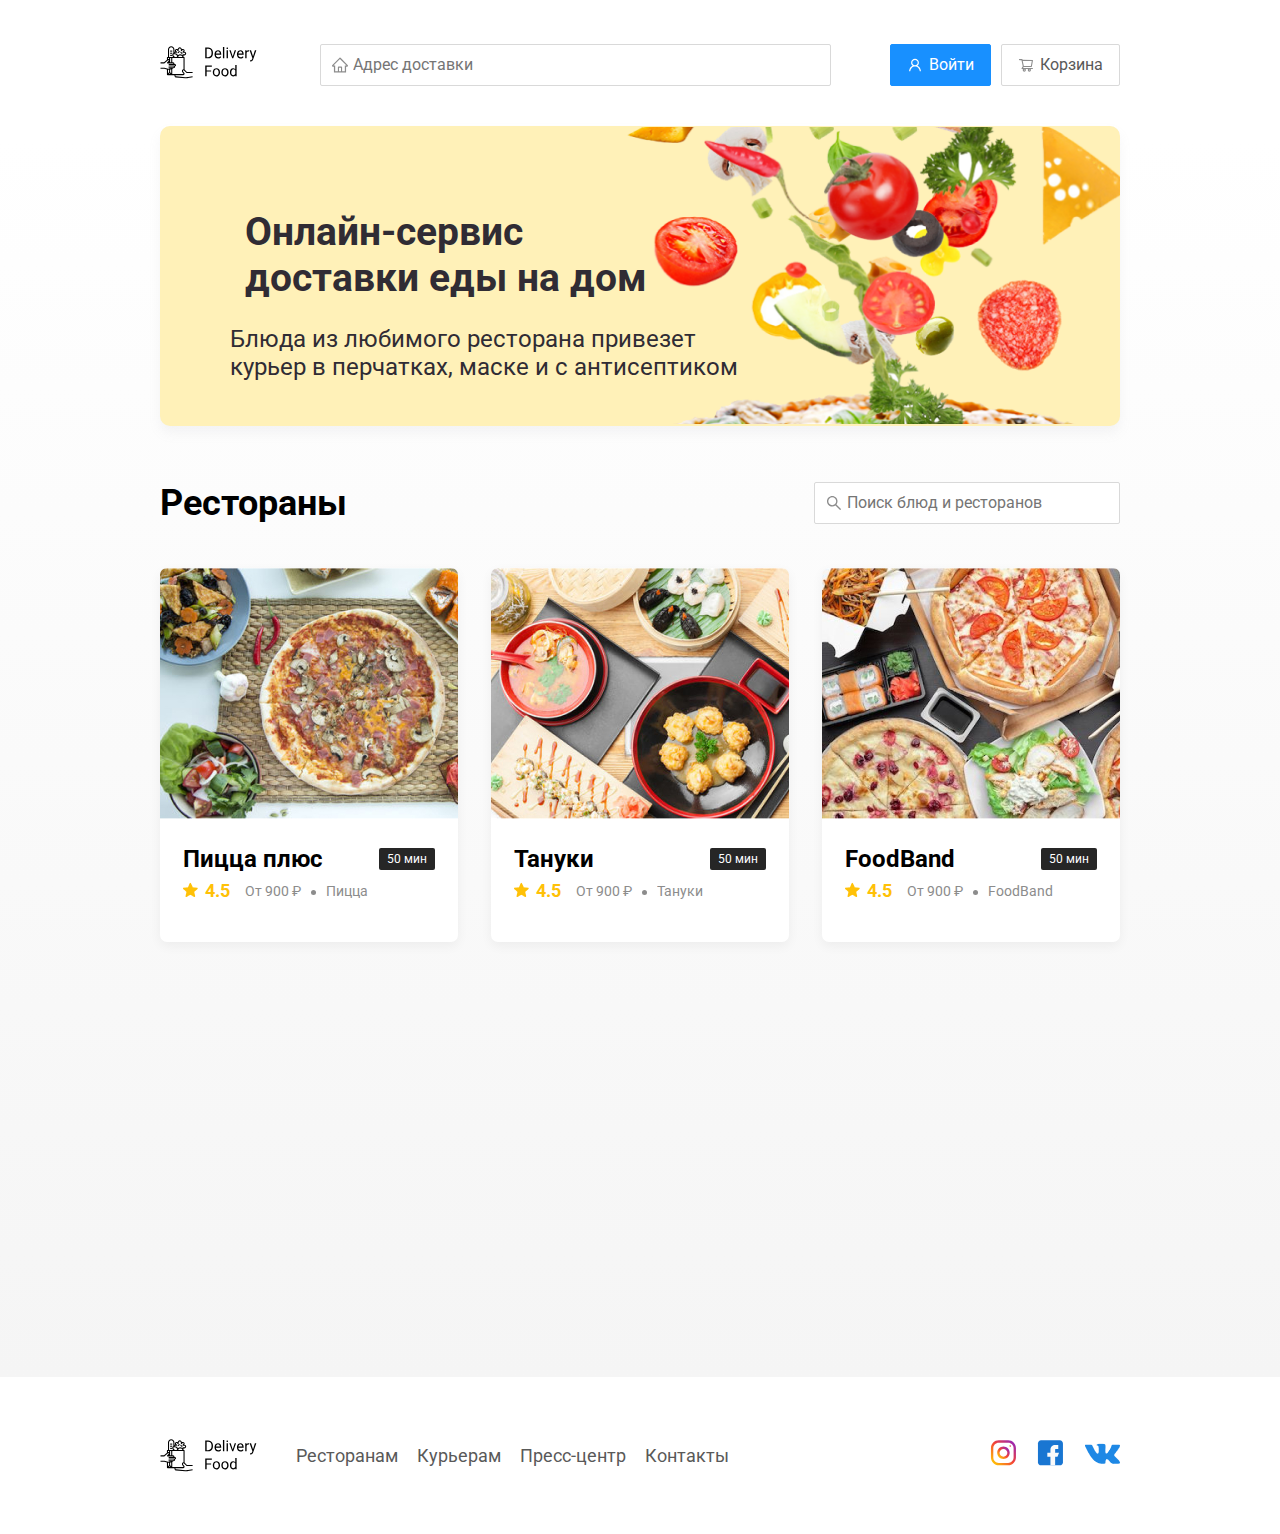
<file: index.html>
<!DOCTYPE html>
<html lang="ru">

<head>
  <meta charset="UTF-8" />
  <meta name="viewport" content="width=device-width, initial-scale=1.0" />
  <title>Delivery Food</title>
  <link href="https://fonts.googleapis.com/css2?family=Roboto:wght@400;700&display=swap" rel="stylesheet" />
  <link rel="stylesheet" href="css/style.css" />
  <link rel="stylesheet" href="css/normalize.css" />
  <link
    rel="stylesheet"
    href="https://cdnjs.cloudflare.com/ajax/libs/animate.css/4.1.1/animate.min.css"
  />
</head>

<body>
  <div class="container">
    <header class="header">
      <a href="index.html" class="logo">
        <img src="img\logo.svg" alt="Logo" />
      </a>
      <input type="text" class="input input-adress" placeholder="Адрес доставки" />
      <div class="buttons">
        <button class="button button-primary">
          <img src="img/user.svg" alt="User" class="button-icon" />
          <span class="button-text">Войти</span>
        </button>
        <button class="button">
          <img src="img/shopping-cart.svg" alt="shopping-cart" class="button-icon" />
          <span class="button-text">Корзина</span>
        </button>
      </div>
    </header>
  </div>
  <!-- .container -->
  <main class="main">
    <div class="container">
      <section class="promo">
        <h1 class="promo-title">
          Онлайн-сервис <br />
          доставки еды на дом
        </h1>
        <p class="promo-text">
          Блюда из любимого ресторана привезет курьер в перчатках, маске и с
          антисептиком
        </p>
      </section>
      <section class="restaurants">
        <div class="section-heading">
          <h1 class="section-title">Рестораны</h1>
          <input type="text" class="input input-search" placeholder="Поиск блюд и ресторанов" />
        </div>
        <div class="cards">
          <a href="restaurant.html" class="card wow animate__animated animate__backInUp" data-wow-delay="0.2s">
            <img src="img/image.jpg" alt="image" class="card-image" />
            <div class="card-text">
              <div class="card-heading">
                <h3 class="card-title">Пицца плюс</h3>
                <span class="card-tag tag">50 мин</span>
              </div>
              <div class="card-info">
                <div class="rating">
                  <img src="img/Vector.png" alt="vector" class="rating-star" />4.5
                </div>
                <div class="price">От 900 ₽</div>
                <div class="category">Пицца</div>
              </div>
            </div>
          </a>
          <a href="restaurant.html" class="card wow animate__animated animate__backInUp" data-wow-delay="0.4s">
            <img src="img/image2.jpg" alt="image" class="card-image" />
            <div class="card-text">
              <div class="card-heading">
                <h3 class="card-title">Тануки</h3>
                <span class="card-tag tag">50 мин</span>
              </div>
              <div class="card-info">
                <div class="rating">
                  <img src="img/Vector.png" alt="vector" class="rating-star" />4.5
                </div>
                <div class="price">От 900 ₽</div>
                <div class="category">Тануки</div>
              </div>
            </div>
          </a>
          <a href="restaurant.html" class="card wow animate__animated animate__backInUp" data-wow-delay="0.6s">
            <img src="img/image3.jpg" alt="image" class="card-image" />
            <div class="card-text">
              <div class="card-heading">
                <h3 class="card-title">FoodBand</h3>
                <span class="card-tag tag">50 мин</span>
              </div>
              <div class="card-info">
                <div class="rating">
                  <img src="img/Vector.png" alt="vector" class="rating-star" />4.5
                </div>
                <div class="price">От 900 ₽</div>
                <div class="category">FoodBand</div>
              </div>
            </div>
          </a>
          <a href="restaurant.html" class="card wow animate__animated animate__backInUp" data-wow-delay="0.2s">
            <img src="img/image4.jpg" alt="image" class="card-image" />
            <div class="card-text">
              <div class="card-heading">
                <h3 class="card-title">Жадина-пицца</h3>
                <span class="card-tag tag">50 мин</span>
              </div>
              <div class="card-info">
                <div class="rating">
                  <img src="img/Vector.png" alt="vector" class="rating-star" />4.5
                </div>
                <div class="price">От 900 ₽</div>
                <div class="category">Жадина-пицца</div>
              </div>
            </div>
          </a>
          <a href="restaurant.html" class="card wow animate__animated animate__backInUp" data-wow-delay="0.4s">
            <img src="img/image5.jpg" alt="image" class="card-image" />
            <div class="card-text">
              <div class="card-heading">
                <h3 class="card-title">Точка еды</h3>
                <span class="card-tag tag">50 мин</span>
              </div>
              <div class="card-info">
                <div class="rating">
                  <img src="img/Vector.png" alt="vector" class="rating-star" />4.5
                </div>
                <div class="price">От 900 ₽</div>
                <div class="category">Точка еды</div>
              </div>
            </div>
          </a>
          <a href="restaurant.html" class="card wow animate__animated animate__backInUp" data-wow-delay="0.6s">
            <img src="img/image6.jpg" alt="image" class="card-image" />
            <div class="card-text">
              <div class="card-heading">
                <h3 class="card-title">PizzaBurger</h3>
                <span class="card-tag tag">50 мин</span>
              </div>
              <div class="card-info">
                <div class="rating">
                  <img src="img/Vector.png" alt="vector" class="rating-star" />4.5
                </div>
                <div class="price">От 900 ₽</div>
                <div class="category">PizzaBurger</div>
              </div>
            </div>
          </a>
          <!-- /.card -->
        </div>
        <!-- /.cards -->
      </section>
    </div>
  </main>

  <footer class="footer">
    <div class="container">
      <div class="footer-block">
        <img src="img/logo.svg" alt="logo" class="logo footer-logo" />
        <nav class="footer-nav">
          <a href="#" class="footer-link">Ресторанам</a>
          <a href="#" class="footer-link">Курьерам</a>
          <a href="#" class="footer-link">Пресс-центр</a>
          <a href="#" class="footer-link">Контакты</a>
        </nav>
        <div class="social-links">
          <a href="#" class="social-link">
            <img src="img/inst.svg" alt="inst" /></a>
          <a href="#" class="social-link">
            <img src="img/fasebok.svg" alt="fs" /></a>
          <a href="#" class="social-link">
            <img src="img/vk.png" alt="vk" /></a>
        </div>
      </div>
    </div>
  </footer>
  <script src="js/main.js"></script>
  <script src="js/wow.min.js"></script>
  <script>new WOW().init();</script>
</body>

</html>
</file>
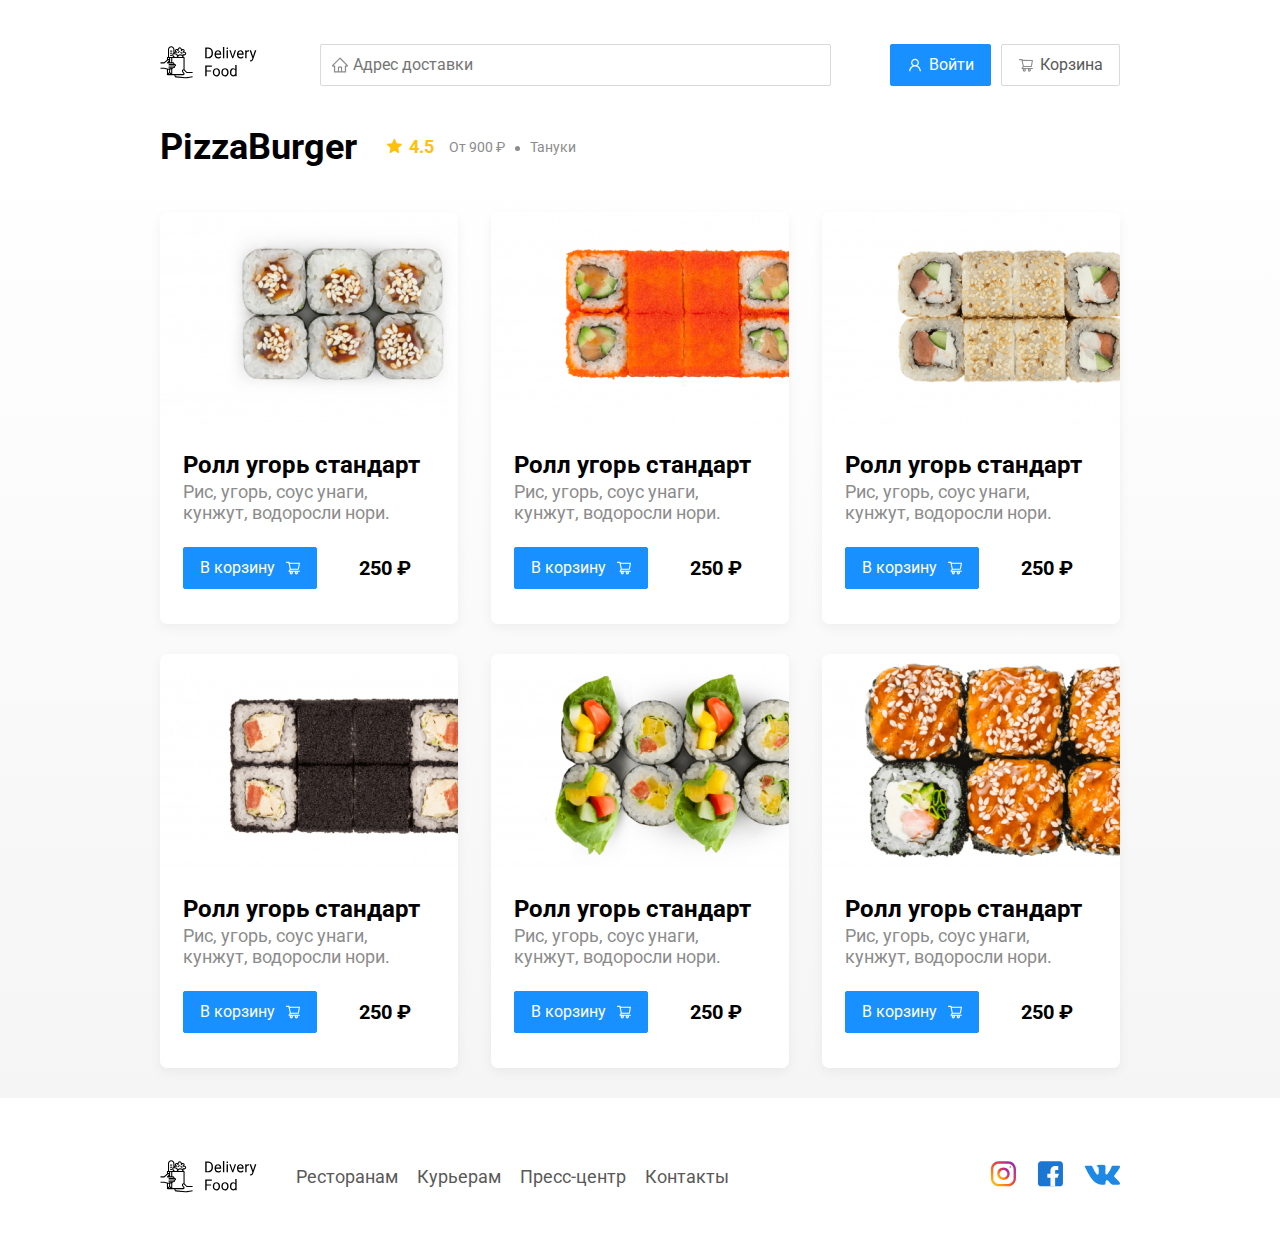
<file: restaurant.html>
<!DOCTYPE html>
<html lang="ru">

<head>
  <meta charset="UTF-8" />
  <meta name="viewport" content="width=device-width, initial-scale=1.0" />
  <title>PizzaBurger</title>
  <link href="https://fonts.googleapis.com/css2?family=Roboto:wght@400;700&display=swap" rel="stylesheet" />
  <link rel="stylesheet" href="css/style.css" />
  <link rel="stylesheet" href="css/normalize.css" />
  <link rel="stylesheet" href="https://cdnjs.cloudflare.com/ajax/libs/animate.css/4.1.1/animate.min.css" />
</head>

<body>
  <div class="container">
    <header class="header">
      <a href="index.html" class="logo">
        <img src="img\logo.svg" alt="Logo" />
      </a>
      <input type="text" class="input input-adress" placeholder="Адрес доставки" />
      <div class="buttons">
        <button class="button button-primary">
          <img src="img/user.svg" alt="User" class="button-icon" />
          <span class="button-text">Войти</span>
        </button>
        <button class="button" id="card-button">
          <img src="img/shopping-cart.svg" alt="shopping-cart" class="button-icon" />
          <span class="button-text">Корзина</span>
        </button>
      </div>
    </header>
  </div>
  <!-- .container -->
  <main class="main">
    <div class="container">
      <section class="restaurants">
        <div class="section-heading">
          <h1 class="section-title">PizzaBurger</h1>
          <div class="card-info">
            <div class="rating">
              <img src="img/Vector.png" alt="vector" class="rating-star" />4.5
            </div>
            <div class="price">От 900 ₽</div>
            <div class="category">Тануки</div>
          </div>
        </div>
        <div class="cards">
          <div class="card wow animate__animated animate__backInUp" data-wow-delay="0.2s">
            <img src="img/image11.png" alt="image" class="card-image" />
            <div class="card-text">
              <div class="card-heading">
                <h3 class="card-title card-title-reg">Ролл угорь стандарт</h3>
              </div>
              <div class="card-info">
                <div class="ingredients">Рис, угорь, соус унаги, кунжут, водоросли нори.</div>
              </div>
              <div class="card-buttons">
                <button class="button button-primary">
                  <span class="card-button-text">В корзину</span>
                  <img src="img/shopping-white.svg" alt="shopping" class="card-button-image">
                </button>
                <div class="card-price-bold">250 ₽</div>
              </div>
            </div>
          </div>
          <div class="card wow animate__animated animate__backInUp" data-wow-delay="0.4s">
            <img src="img/image12.png" alt="image" class="card-image" />
            <div class="card-text">
              <div class="card-heading">
                <h3 class="card-title card-title-reg">Ролл угорь стандарт</h3>
              </div>
              <div class="card-info">
                <div class="ingredients">Рис, угорь, соус унаги, кунжут, водоросли нори.</div>
              </div>
              <div class="card-buttons">
                <button class="button button-primary">
                  <span class="card-button-text">В корзину</span>
                  <img src="img/shopping-white.svg" alt="shopping" class="card-button-image">
                </button>
                <div class="card-price-bold">250 ₽</div>
              </div>
            </div>
          </div>
          <div class="card wow animate__animated animate__backInUp" data-wow-delay="0.6s">
            <img src="img/image13.png" alt="image" class="card-image" />
            <div class="card-text">
              <div class="card-heading">
                <h3 class="card-title card-title-reg">Ролл угорь стандарт</h3>
              </div>
              <div class="card-info">
                <div class="ingredients">Рис, угорь, соус унаги, кунжут, водоросли нори.</div>
              </div>
              <div class="card-buttons">
                <button class="button button-primary">
                  <span class="card-button-text">В корзину</span>
                  <img src="img/shopping-white.svg" alt="shopping" class="card-button-image">
                </button>
                <div class="card-price-bold">250 ₽</div>
              </div>
            </div>
          </div>
          <div class="card wow animate__animated animate__backInUp" data-wow-delay="0.2s">
            <img src="img/image14.png" alt="image" class="card-image" />
            <div class="card-text">
              <div class="card-heading">
                <h3 class="card-title card-title-reg">Ролл угорь стандарт</h3>
              </div>
              <div class="card-info">
                <div class="ingredients">Рис, угорь, соус унаги, кунжут, водоросли нори.</div>
              </div>
              <div class="card-buttons">
                <button class="button button-primary">
                  <span class="card-button-text">В корзину</span>
                  <img src="img/shopping-white.svg" alt="shopping" class="card-button-image">
                </button>
                <div class="card-price-bold">250 ₽</div>
              </div>
            </div>
          </div>
          <div class="card wow animate__animated animate__backInUp" data-wow-delay="0.4s">
            <img src="img/image15.png" alt="image" class="card-image" />
            <div class="card-text">
              <div class="card-heading">
                <h3 class="card-title card-title-reg">Ролл угорь стандарт</h3>
              </div>
              <div class="card-info">
                <div class="ingredients">Рис, угорь, соус унаги, кунжут, водоросли нори.</div>
              </div>
              <div class="card-buttons">
                <button class="button button-primary">
                  <span class="card-button-text">В корзину</span>
                  <img src="img/shopping-white.svg" alt="shopping" class="card-button-image">
                </button>
                <div class="card-price-bold">250 ₽</div>
              </div>
            </div>
          </div>
          <div class="card wow animate__animated animate__backInUp" data-wow-delay="0.6s">
            <img src="img/image16.png" alt="image" class="card-image" />
            <div class="card-text">
              <div class="card-heading">
                <h3 class="card-title card-title-reg">Ролл угорь стандарт</h3>
              </div>
              <div class="card-info">
                <div class="ingredients">Рис, угорь, соус унаги, кунжут, водоросли нори.</div>
              </div>
              <div class="card-buttons">
                <button class="button button-primary">
                  <span class="card-button-text">В корзину</span>
                  <img src="img/shopping-white.svg" alt="shopping" class="card-button-image">
                </button>
                <div class="card-price-bold">250 ₽</div>
              </div>
            </div>
          </div>
          <!-- /.card -->
        </div>
        <!-- /.cards -->
      </section>
    </div>
  </main>

  <footer class="footer">
    <div class="container">
      <div class="footer-block">
        <img src="img/logo.svg" alt="logo" class="logo footer-logo" />
        <nav class="footer-nav">
          <a href="#" class="footer-link">Ресторанам</a>
          <a href="#" class="footer-link">Курьерам</a>
          <a href="#" class="footer-link">Пресс-центр</a>
          <a href="#" class="footer-link">Контакты</a>
        </nav>
        <div class="social-links">
          <a href="#" class="social-link">
            <img src="img/inst.svg" alt="inst" /></a>
          <a href="#" class="social-link">
            <img src="img/fasebok.svg" alt="fs" /></a>
          <a href="#" class="social-link">
            <img src="img/vk.png" alt="vk" /></a>
        </div>
      </div>
    </div>
  </footer>
  <div class="modal">
    <div class="modal-dialog">
      <div class="modal-header">
        <h3 class="modal-title">Корзина<h3>
        <button class="close">&times;</button>
      </div>
      <div class="modal-body">
        <div class="food-row">
          <span class="food-name">Ролл угорь стандарт</span>
          <strong class="food-price">250 ₽</strong>
          <div class="food-counter">
            <button class="counter-button">-</button>
            <span class="counter">1</span>
            <button class="counter-button">+</button>
          </div>
        </div>
        <!-- /.foods-row -->
        <div class="food-row">
          <span class="food-name">Ролл угорь стандарт</span>
          <strong class="food-price">250 ₽</strong>
          <div class="food-counter">
            <button class="counter-button">-</button>
            <span class="counter">1</span>
            <button class="counter-button">+</button>
          </div>
        </div>
        <!-- /.foods-row -->
        <div class="food-row">
          <span class="food-name">Ролл угорь стандарт</span>
          <strong class="food-price">250 ₽</strong>
          <div class="food-counter">
            <button class="counter-button">-</button>
            <span class="counter">1</span>
            <button class="counter-button">+</button>
          </div>
        </div>
        <!-- /.foods-row -->
        <div class="food-row">
          <span class="food-name">Ролл угорь стандарт</span>
          <strong class="food-price">250 ₽</strong>
          <div class="food-counter">
            <button class="counter-button">-</button>
            <span class="counter">1</span>
            <button class="counter-button">+</button>
          </div>
        </div>
        <!-- /.foods-row -->
        <div class="food-row">
          <span class="food-name">Ролл угорь стандарт</span>
          <strong class="food-price">250 ₽</strong>
          <div class="food-counter">
            <button class="counter-button">-</button>
            <span class="counter">1</span>
            <button class="counter-button">+</button>
          </div>
        </div>
        <!-- /.foods-row -->
      </div>
      <!-- /.modal-body -->
      <div class="modal-footer">
        <span class="pricetag">1250 ₽</span>
        <div class="footer-buttons">
          <button class="button button-primary">Оформить заказ</button>
          <button class="button">Отмена</button>
        </div>
      </div>
      <!-- /.modal-footer -->
    </div>
    <!-- /.modal-dialog -->
  </div>
  <script src="js/main.js"></script>
  <script src="js/wow.min.js"></script>
  <script>new WOW().init();</script>
</body>

</html>
</file>
<file: css/style.css>
* {
    box-sizing: border-box;
}

body {
    font-family: 'Roboto', sans-serif;
    padding-top: 44px;
}

.container {
    max-width: 1200px;
    margin: auto;
}

.main {
    background: linear-gradient(180deg, rgba(245, 245, 245, 0) 1.04%, #F5F5F5 100%);
}

.header {
    display: flex;
    align-items: center;
    justify-content: space-between;
    margin-bottom: 40px;
}

.input {
    background: #FFFFFF;
    border: 1px solid #D9D9D9;
    border-radius: 2px;
    font-size: 16px;
    line-height: 24px;
    padding: 8px;
    padding-left: 32px;
    background-repeat: no-repeat;
    background-position: left 10px center;
}

.input-adress {
    flex: 0.8;
    background-image: url(../img/home.svg);

}

.input-search {
    background-image: url(../img/search.svg);
    width: 306px;
    margin-left: auto;
}

.buttons {
    display: flex;
    align-items: center;
}

.button {
    display: flex;
    align-items: center;
    background: #FFFFFF;
    border: 1px solid #D9D9D9;
    box-shadow: 0px 0px 2px rgba(0, 0, 0, 0.0015);
    border-radius: 2px;
    font-size: 16px;
    line-height: 24px;
    padding: 8px 16px;
    color: #595959;
}

.button-primary {
    background: #1890FF;
    border: 1px solid #1890FF;
    color: #fff;
    margin-right: 10px;
}

.card-button-text {
    margin-right: 10px;
}

.button-icon {
    margin-right: 6px;

}

.promo {
    box-shadow: 0px 7px 12px rgba(158, 158, 163, 0.1);
    background: #FFF1B8 url(../img/promo-image.png) no-repeat top 2px right -200px / 900px;
    border-radius: 10px;
    padding: 68px 70px;
    max-width: 1200;
    height: 300px;
    margin-bottom: 56px;
}

.promo-title {
    font-size: 39px;
    line-height: 46px;
    font-weight: bold;
    color: #302C34;
    margin: 15px;
}

.promo-text {
    max-width: 540px;
    font-size: 24px;
    line-height: 28px;
    color: #302C34;
}

.section-heading {
    display: flex;
    align-items: center;
    margin-bottom: 44px;
}

.section-title {
    font-weight: bold;
    font-size: 36px;
    line-height: 42px;
    margin: 0;
    margin-right: 30px;
}

.cards {
    display: flex;
    flex-wrap: wrap;
    align-items: flex-start;
    justify-content: space-between;
}

.card {
    background: #FFFFFF;
    box-shadow: 0px 4px 12px rgba(0, 0, 0, 0.05);
    border-radius: 7px;
    overflow: hidden;
    margin-bottom: 30px;
    flex-basis: 31%;
    text-decoration: none;
}

card-image {
    width: 384px;
    height: 250px;
    object-fit: cover;
}

.card-text {
    padding-top: 20px;
    padding-bottom: 35px;
    padding-left: 23px;
    padding-right: 23px;
}

.card-heading {
    display: flex;
    align-items: center;
    justify-content: space-between;
}

.card-title {
    margin: 0;
    font-weight: bold;
    font-size: 24px;
    line-height: 32px;
    color: #000000;
}

.card-title-reg {
    font-weight: regular;
}

.card-tag {
    font-size: 12px;
    line-height: 20px;
    color: #FFFFFF;
    background: #262626;
    border-radius: 2px;
    padding: 1px 8px;
}

.card-info {
    display: flex;
    align-items: center;
    flex-wrap: wrap;
}

.card-buttons {
    display: flex;
    align-items: center;
    margin-top: 24px;
}

.card-price-bold {
    font-style: normal;
    font-weight: bold;
    font-size: 20px;
    line-height: 32px;
    color: #000000;
    margin-left: 32px;
}

.rating {
    margin-right: 26px;
    font-weight: bold;
    font-size: 18px;
    line-height: 32px;
    color: #FFC107;

}



.price,
.category {
    font-size: 18px;
    line-height: 32px;
    color: #8C8C8C;
}

.price {
    margin-right: 10px;
}

.ingredients {
    font-style: normal;
    font-weight: normal;
    font-size: 18px;
    line-height: 21px;
    color: #8C8C8C;
}

.category {
    text-overflow: ellipsis;
    overflow: hidden;
    white-space: nowrap;
    max-width: 150px;
}

.price:after {
    content: "";
    width: 5px;
    height: 5px;
    background: #8C8C8C;
    display: inline-block;
    vertical-align: middle;
    border-radius: 50%;
    margin-left: 10px;
}

.rating-star {
    margin-right: 7px;
}

.footer-block {
    padding: 60px 0;
}

.footer-block {
    display: flex;
    align-items: center;
    justify-content: space-between;
}

.footer-nav {
    margin-left: 35px;
    margin-right: auto;
}

.footer-link {
    display: inline-block;
    font-size: 18px;
    line-height: 21px;
    color: #595959;
    text-decoration: none;
}

.footer-link:not(:last-child) {
    margin-right: 15px;
}

.social-links {
    display: flex;
    align-items: center;
}

.social-link:not(:last-child) {
    margin-right: 21px;
}
.modal {
    position: fixed;
    left: 0;
    top: 0;
    width: 100%;
    height: 100%;
    background: rgba(0, 0, 0, 0.4);
    display: none;
}
.is-open {
    display: flex;
}
.modal-dialog {
    max-width: 780px;
    width: 95%;
    background: #FFFFFF;
    border-radius: 5px;
    margin: auto;
    padding: 40px 45px;
}
.modal-header {
    display: flex;
    align-items: center;
    justify-content: space-between;
    margin-bottom: 45px;
}
.modal-title {
    margin: 0;
    font-style: normal;
    font-weight: bold;
    font-size: 36px;
    line-height: 42px;
    color: #000000;
}
.close {
    font-size: 36px;
    border: none;
    background-color: transparent;
}
.food-row {
    display: flex;
    align-items: flex-start;
    justify-content: space-between;
    padding-bottom: 8px;
    border-bottom: 1px solid #D9D9D9;
    margin-bottom: 15px;
}
.food-name {
    font-style: normal;
    font-weight: normal;
    font-size: 18px;
    line-height: 32px;
    color: #000000;
}
.food-price {
    margin-left: auto;
    margin-right: 47px;
    font-style: normal;
    font-weight: bold;
    font-size: 20px;
    line-height: 32px;
    color: #000000;
}
.counter {
    font-style: normal;
    font-weight: normal;
    font-size: 16px;
    line-height: 24px;
    margin: 0 13px;
}
.food-counter {
    display: flex;
    align-items: center;
}
.counter-button {
    display: flex;
    align-items: center;
    justify-content: center;
    background: #FFFFFF;
    border: 1px solid #40A9FF;
    border-radius: 2px;
    width: 39px;
    height: 32px;
    color: #40A9FF;
    font-style: normal;
    font-weight: normal;
    font-size: 14px;
    line-height: 22px;
}
.modal-body {
    margin-bottom: 52px;
}
.modal-footer {
    display: flex;
    align-items: center;
    justify-content: space-between;
}
.footer-buttons {
    display: flex;
    align-items: center;
}
.pricetag {
   padding: 15px 20px;
    font-weight: bold;
    font-size: 20px;
    line-height: 23px;
    color: #FAFAFA;
    width: 106px;
    height: 53.49px;
    background: #262626;
    border-radius: 5px;
}


@media (max-width: 1366px) {
    .container {
        max-width: 960px;
    }

    .promo {
        background-position: center right -200px;
        background-size: 900px;
    }

    .rating {
        margin-right: 15px;
    }

    .category,
    .price {
        font-size: 14px;
    }
}

@media(max-width: 992px) {
    .container {
        max-width: 750px;
    }

    .promo {
        padding: 50px;
        background-position: center right -400px;
    }

    .promo-text {
        font-size: 18px;
        max-width: 400px;
    }

    .card {
        flex-basis: 49%;
    }

    .footer-link {
        font-size: 16px;
    }
}

@media (max-width: 768px) {
    .container {
        max-width: 560px;
    }

    .card-info {
        flex-wrap: wrap;
    }

    .card .rating {
        flex-basis: 100%;
    }

    .card-title {
        font-size: 18px;
    }

    .promo-title {
        font-size: 24px;
        line-height: 1.4;
    }

    .promo {
        background-position: bottom right -490px;
    }

    .promo-text {
        margin-top: 0;
    }
}

@media (max-width: 578px) {
    .container {
        width: 90%;
    }

    .header {
        flex-wrap: wrap;
    }

    .input-adress {
        margin-top: 15px;
        order: 5;
        flex: 1;
    }

    .promo {
        background-image: none;
    }

    .promo-title {
        margin-bottom: 10px;
    }

    .section-title {
        font-size: 20px;
    }

    .card {
        flex-basis: 100%;
    }

    .card-image {
        width: 100%;
    }

    .footer-nav {
        order: 0;
        margin-left: 0;
        margin-right: 0;
        display: flex;
        flex-direction: column;
    }

    .footer-logo {
        margin-right: 15px;
        order: 1;
    }

    .social-links {
        order: 2;
    }

    .footer {
        padding: 0;
    }

    .footer-block {
        align-items: flex-start;
    }
}

@media (max-width: 480px) {
    .button-text {
        display: none;
    }

    .button {
        min-height: 40px;
    }

    .button-icon {
        margin: 0;
    }

    .promo {
        padding: 20px;
    }

    .section-heading {
        flex-wrap: wrap;
    }

    .footer-block {
        flex-wrap: wrap;
        flex-direction: column;
        align-items: center;
    }

    .footer-logo {
        order: 0;
        margin-bottom: 20px;
    }

    .footer-nav {
        margin-bottom: 20px;
        text-align: center;
    }

    .footer-link:not(:last-child) {
        margin-right: 0;
    }
}
</file>
